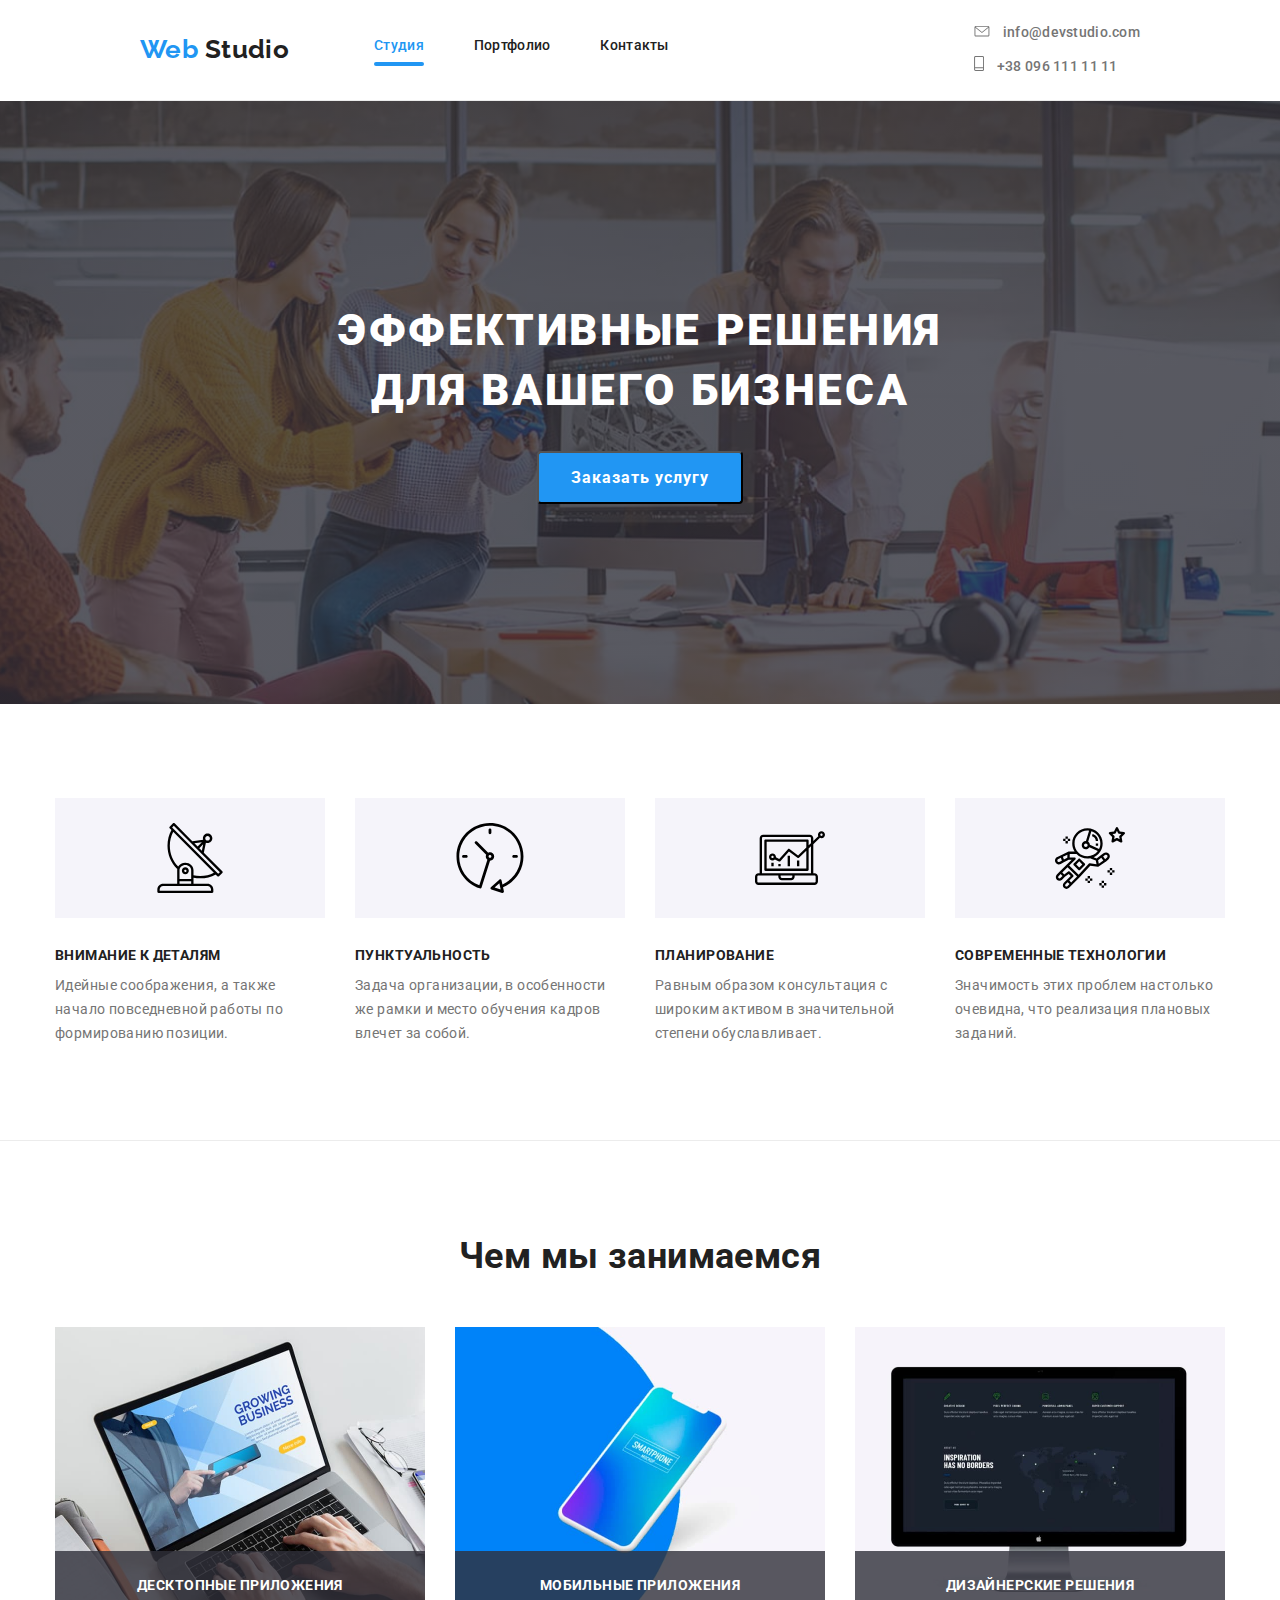
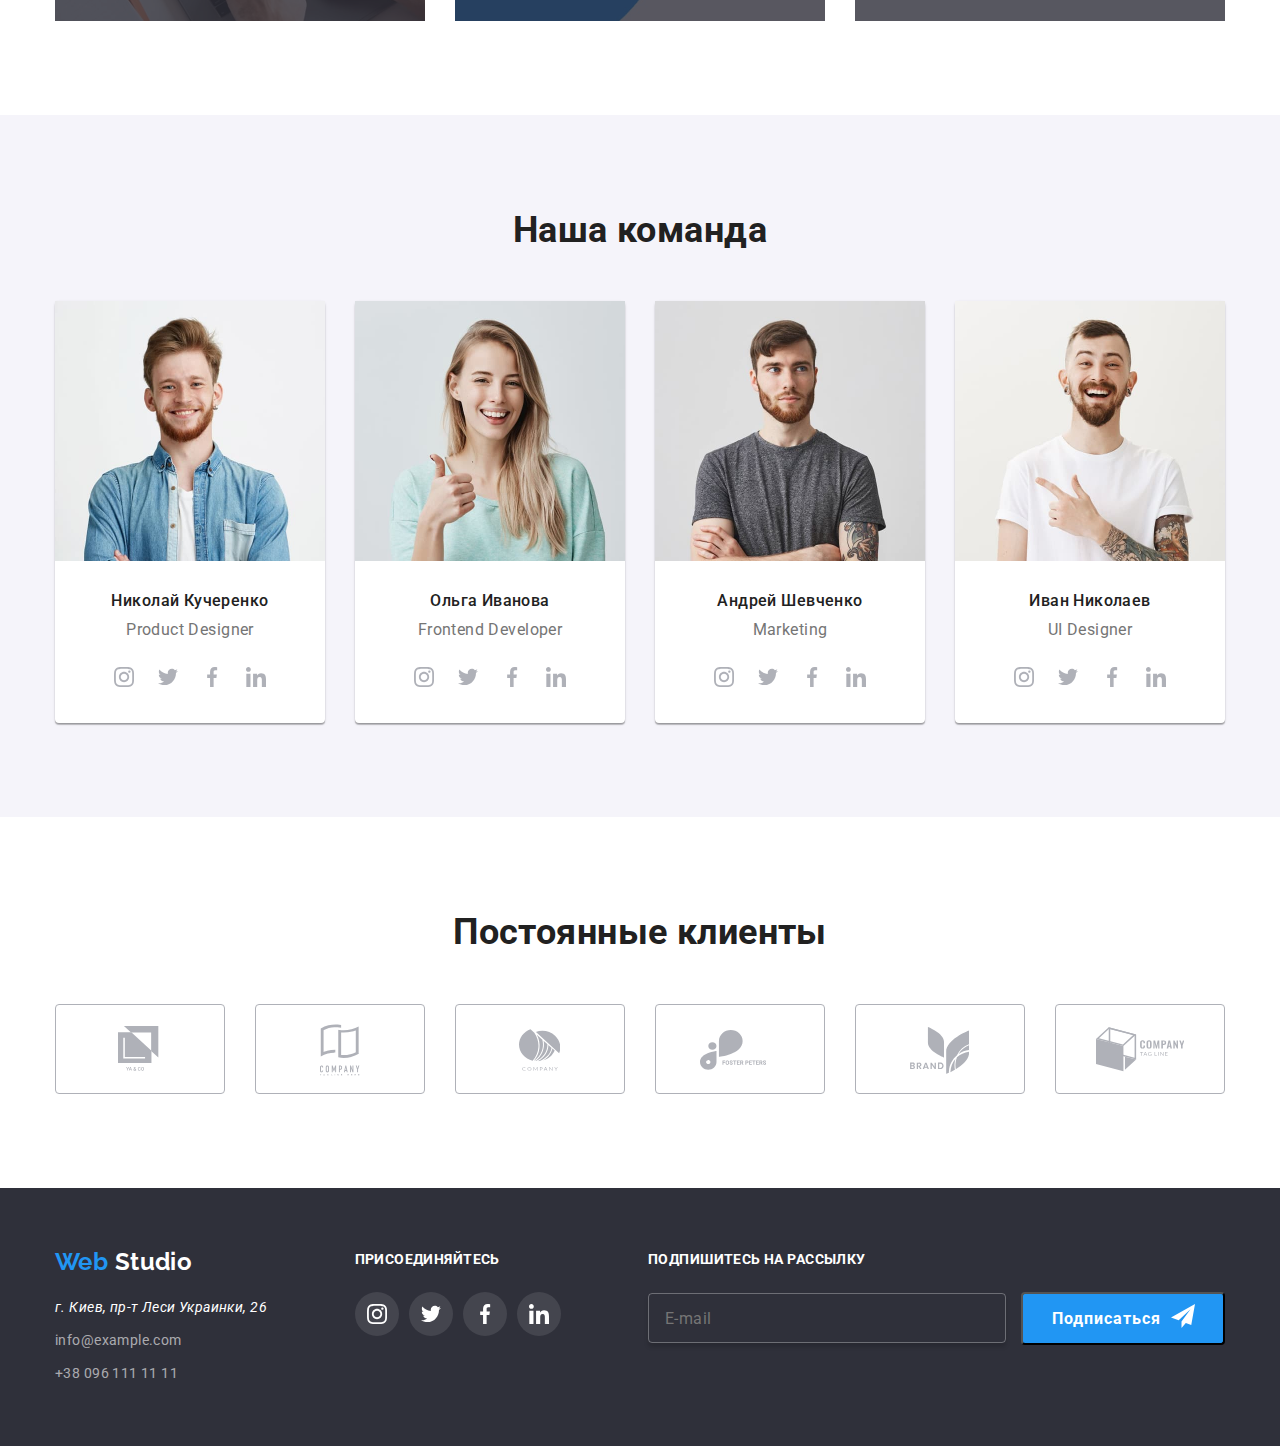
<file: index.html>
<!DOCTYPE html>
<html lang="ru">
  <head>
    <meta charset="UTF-8" />
    <meta name="viewport" content="width=device-width, initial-scale=1.0" />
    <title>Студия</title>
    <link
      href="https://fonts.googleapis.com/css2?family=Raleway:wght@700&family=Roboto:wght@400;500;700;900&display=swap"
      rel="stylesheet"
    />
    <link
      rel="stylesheet"
      href="https://cdnjs.cloudflare.com/ajax/libs/modern-normalize/0.6.0/modern-normalize.min.css"
    />
    <link rel="stylesheet" href="./css/main.min.css" />
  </head>
  <body>
    <!-- шапка страницы -->
    <header>
      <div class="container main-nav">
        <a href="./index.html" class="logo"
          ><span class="logo-blue">Web</span> Studio</a
        >
        <button
          type="button"
          class="menu-button"
          aria-expanded="false"
          aria-controls="menu-container"
          data-menu-button
        >
          <svg
            width="40"
            height="40"
            aria-label="Переключатель мобильного меню"
          >
            <use class="icon-cross" href="./images/sprite.svg#cross"></use>
            <use class="icon-menu" href="./images/sprite.svg#menu"></use>
          </svg>
        </button>
        <div class="menu-container" id="menu-container" data-menu>
          <nav>
            <ul class="site-nav">
              <li class="item">
                <a href="./index.html" class="link current">Студия</a>
              </li>
              <li class="item">
                <a href="./portfolio.html" class="link">Портфолио</a>
              </li>
              <li class="item"><a href="" class="link">Контакты</a></li>
            </ul>
          </nav>
          <ul class="contacts-nav">
            <li class="item">
              <a href="mailto:info@devstudio.com" class="link">
                <svg class="contacts-icon" width="16" height="11.2">
                  <use href="./images/sprite.svg#envelope"></use>
                </svg>
                info@devstudio.com
              </a>
            </li>
            <li class="item">
              <a href="tel:+380961111111" class="link">
                <svg class="contacts-icon" width="10" height="15">
                  <use href="./images/sprite.svg#vector"></use>
                </svg>
                +38 096 111 11 11
              </a>
            </li>
          </ul>
        </div>
      </div>
    </header>

    <!-- Основной контент -->
    <main>
      <!--Герой-->
      <section class="hero">
        <h1 class="hero-title">
          эффективные решения <br />
          для вашего бизнеса
        </h1>

        <button class="link button" data-modal-open>Заказать услугу</button>

        <div class="backdrop is-hidden" data-modal>
          <form class="modal">
            <button class="modal-close-btn" data-modal-close>
              <svg class="close-btn" width="30" height="30">
                <use href="./images/sprite.svg#close"></use>
              </svg>
            </button>
            <b class="modal-appeal"> Оставьте свои данные, мы вам перезвоним</b>
            <label class="modal-label">
              <input
                class="modal-input"
                placeholder=" "
                type="text"
                name="name"
              />
              <svg class="label-icon" width="18" height="18">
                <use href="./images/sprite.svg#icon-person"></use>
              </svg>
              <span class="label-name">Имя</span>
            </label>
            <label class="modal-label">
              <input
                class="modal-input"
                placeholder=" "
                type="tel"
                name="tel"
              />
              <svg class="label-icon" width="18" height="18">
                <use href="./images/sprite.svg#icon-phone"></use>
              </svg>
              <span class="label-name">Телефон</span>
            </label>
            <label class="modal-label">
              <input
                class="modal-input"
                placeholder=" "
                type="email"
                name="email"
              />
              <svg class="label-icon" width="18" height="18">
                <use href="./images/sprite.svg#icon-email"></use>
              </svg>
              <span class="label-name">Почта</span>
            </label>
            <label class="modal-label">
              <textarea
                class="modal-textarea"
                name="comment"
                placeholder=" "
              ></textarea>
              <span class="textarea-name">Комментарий</span>
            </label>
            <label class="modal-agreement">
              <input type="checkbox" name="agreement" class="agreement-check" />
              <span class="custom-check"></span>
              <span class="consent">
                Соглашаюсь с рассылкой и принимаю
                <a href="" class="conditions"> Условия договора </a>
              </span>
            </label>
            <button class="button send-btn">Отправить</button>
          </form>
        </div>
      </section>

      <!--Преимущества-->
      <section class="section">
        <div class="container">
          <h2 class="section-title is-hidden">Преимущества</h2>

          <ul class="advantages">
            <li class="item">
              <div class="advantages-thumb">
                <svg class="icon-antenna" width="70" height="70">
                  <use href="./images/sprite.svg#antenna"></use>
                </svg>
              </div>
              <h3 class="section-title">Внимание к деталям</h3>
              <p>
                Идейные соображения, а также начало повседневной работы по
                формированию позиции.
              </p>
            </li>

            <li class="item">
              <div class="advantages-thumb">
                <svg class="icon-clock" width="70" height="70">
                  <use href="./images/sprite.svg#clock"></use>
                </svg>
              </div>
              <h3 class="section-title">Пунктуальность</h3>
              <p>
                Задача организации, в особенности же рамки и место обучения
                кадров влечет за собой.
              </p>
            </li>

            <li class="item">
              <div class="advantages-thumb">
                <svg class="icon-diagrama" width="70" height="70">
                  <use href="./images/sprite.svg#diagram"></use>
                </svg>
              </div>
              <h3 class="section-title">Планирование</h3>
              <p>
                Равным образом консультация с широким активом в значительной
                степени обуславливает.
              </p>
            </li>

            <li class="item">
              <div class="advantages-thumb">
                <svg class="icon-astronaut" width="70" height="70">
                  <use href="./images/sprite.svg#astronaut"></use>
                </svg>
              </div>
              <h3 class="section-title">Современные технологии</h3>
              <p>
                Значимость этих проблем настолько очевидна, что реализация
                плановых заданий.
              </p>
            </li>
          </ul>
        </div>
      </section>

      <!-- Чем мы занимаемся -->
      <section class="section services">
        <div class="container">
          <h2 class="section-title">Чем мы занимаемся</h2>
          <ul class="list">
            <li class="item">
              <img
                srcset="
                  ./images/laptop-370.jpg 370w,
                  ./images/laptop-740.jpg 740w
                "
                src="./images/laptop-370.jpg"
                alt="ноутбук"
                width="370"
                sizes="(min-width: 1200px) 33vw, (min-width: 768px) 50vw, 100vw"
              />
              <p class="services-name">Десктопные приложения</p>
            </li>
            <li class="item">
              <img
                srcset="
                  ./images/cellphone-370.jpg 370w,
                  ./images/cellphone-740.jpg 740w
                "
                src="./images/cellphone-370.jpg"
                alt="мобильный телефон"
                width="370"
                sizes="(min-width: 1200px) 33vw, (min-width: 768px) 50vw, 100vw"
              />
              <p class="services-name">Мобильные приложения</p>
            </li>
            <li class="item">
              <img
                srcset="
                  ./images/monitor-370.jpg 370w,
                  ./images/monitor-740.jpg 740w
                "
                src="./images/monitor-370.jpg"
                alt="монитор"
                width="370"
                sizes="(min-width: 1200px) 33vw, (min-width: 768px) 50vw, 100vw"
              />
              <p class="services-name">Дизайнерские решения</p>
            </li>
          </ul>
        </div>
      </section>

      <!-- Наша команда -->
      <section class="section our-team">
        <div class="container">
          <h2 class="section-title">Наша команда</h2>
          <ul class="team">
            <li class="item">
              <img
                srcset="
                  ./images/n-kucherenko-270.jpg 270w,
                  ./images/n-kucherenko-540.jpg 540w
                "
                src="./images/n-kucherenko-270.jpg"
                alt="Николай Кучеренко"
                class="photo-employee"
                sizes="(min-width: 1200px) 25vw, (min-width: 768px) 50vw, 100vw"
              />
              <h3 class="section-title">Николай Кучеренко</h3>
              <p class="position">Product Designer</p>
              <ul class="list-socials">
                <li>
                  <a href="" class="socials link">
                    <svg class="socials-icon" width="20" height="20">
                      <use href="./images/sprite.svg#instagram"></use>
                    </svg>
                  </a>
                </li>
                <li>
                  <a href="" class="socials link">
                    <svg class="socials-icon" width="20" height="20">
                      <use href="./images/sprite.svg#twitter"></use>
                    </svg>
                  </a>
                </li>
                <li>
                  <a href="" class="socials link">
                    <svg class="socials-icon" width="20" height="20">
                      <use href="./images/sprite.svg#facebook"></use>
                    </svg>
                  </a>
                </li>
                <li>
                  <a href="" class="socials link">
                    <svg class="socials-icon" width="20" height="20">
                      <use href="./images/sprite.svg#linkedin"></use>
                    </svg>
                  </a>
                </li>
              </ul>
            </li>
            <li class="item">
              <img
                srcset="
                  ./images/o-ivanova-270.jpg 270w,
                  ./images/o-ivanova-540.jpg 540w
                "
                src="./images/o-ivanova-270.jpg"
                alt="Ольга Иванова"
                class="photo-employee"
                sizes="(min-width: 1200px) 25vw, (min-width: 768px) 50vw, 100vw"
              />
              <h3 class="section-title">Ольга Иванова</h3>
              <p class="position">Frontend Developer</p>
              <ul class="list-socials">
                <li>
                  <a href="" class="socials link">
                    <svg class="socials-icon" width="20" height="20">
                      <use href="./images/sprite.svg#instagram"></use>
                    </svg>
                  </a>
                </li>
                <li>
                  <a href="" class="socials link">
                    <svg class="socials-icon" width="20" height="20">
                      <use href="./images/sprite.svg#twitter"></use>
                    </svg>
                  </a>
                </li>
                <li>
                  <a href="" class="socials link">
                    <svg class="socials-icon" width="20" height="20">
                      <use href="./images/sprite.svg#facebook"></use>
                    </svg>
                  </a>
                </li>
                <li>
                  <a href="" class="socials link">
                    <svg class="socials-icon" width="20" height="20">
                      <use href="./images/sprite.svg#linkedin"></use>
                    </svg>
                  </a>
                </li>
              </ul>
            </li>
            <li class="item">
              <img
                srcset="
                  ./images/a-shevchenko-270.jpg 270w,
                  ./images/a-shevchenko-540.jpg 540w
                "
                src="./images/a-shevchenko-270.jpg"
                alt="Андрей Шевченко"
                class="photo-employee"
                sizes="(min-width: 1200px) 25vw, (min-width: 768px) 50vw, 100vw"
              />
              <h3 class="section-title">Андрей Шевченко</h3>
              <p class="position">Marketing</p>
              <ul class="list-socials">
                <li>
                  <a href="" class="socials link">
                    <svg class="socials-icon" width="20" height="20">
                      <use href="./images/sprite.svg#instagram"></use>
                    </svg>
                  </a>
                </li>
                <li>
                  <a href="" class="socials link">
                    <svg class="socials-icon" width="20" height="20">
                      <use href="./images/sprite.svg#twitter"></use>
                    </svg>
                  </a>
                </li>
                <li>
                  <a href="" class="socials link">
                    <svg class="socials-icon" width="20" height="20">
                      <use href="./images/sprite.svg#facebook"></use>
                    </svg>
                  </a>
                </li>
                <li>
                  <a href="" class="socials link">
                    <svg class="socials-icon" width="20" height="20">
                      <use href="./images/sprite.svg#linkedin"></use>
                    </svg>
                  </a>
                </li>
              </ul>
            </li>
            <li class="item">
              <img
                srcset="
                  ./images/i-nikolaev-270.jpg 270w,
                  ./images/i-nikolaev-540.jpg 540w
                "
                src="./images/i-nikolaev-270.jpg"
                alt="Иван Николаев"
                class="photo-employee"
                sizes="(min-width: 1200px) 25vw, (min-width: 768px) 50vw, 100vw"
              />
              <h3 class="section-title">Иван Николаев</h3>
              <p class="position">UI Designer</p>
              <ul class="list-socials">
                <li>
                  <a href="" class="socials link">
                    <svg class="socials-icon" width="20" height="20">
                      <use href="./images/sprite.svg#instagram"></use>
                    </svg>
                  </a>
                </li>
                <li>
                  <a href="" class="socials link">
                    <svg class="socials-icon" width="20" height="20">
                      <use href="./images/sprite.svg#twitter"></use>
                    </svg>
                  </a>
                </li>
                <li>
                  <a href="" class="socials link">
                    <svg class="socials-icon" width="20" height="20">
                      <use href="./images/sprite.svg#facebook"></use>
                    </svg>
                  </a>
                </li>
                <li>
                  <a href="" class="socials link">
                    <svg class="socials-icon" width="20" height="20">
                      <use href="./images/sprite.svg#linkedin"></use>
                    </svg>
                  </a>
                </li>
              </ul>
            </li>
          </ul>
        </div>
      </section>

      <!-- Постоянные клиенты -->
      <section class="section">
        <div class="container">
          <h2 class="section-title">Постоянные клиенты</h2>
          <ul class="clients">
            <li class="item">
              <a href="" class="link first-client">
                <svg class="client-icon" width="44.27" height="49.23">
                  <use href="./images/sprite.svg#logo1"></use>
                </svg>
              </a>
            </li>
            <li class="item">
              <a href="" class="link second-client">
                <svg class="client-icon" width="40" height="52">
                  <use href="./images/sprite.svg#logo2"></use>
                </svg>
              </a>
            </li>
            <li class="item">
              <a href="" class="link third-client">
                <svg class="client-icon" width="41" height="42.6">
                  <use href="./images/sprite.svg#logo3"></use>
                </svg>
              </a>
            </li>
            <li class="item">
              <a href="" class="link fourth-client">
                <svg class="client-icon" width="79.66" height="42.02">
                  <use href="./images/sprite.svg#logo4"></use>
                </svg>
              </a>
            </li>
            <li class="item">
              <a href="" class="link fifth-client">
                <svg class="client-icon" width="59" height="47">
                  <use href="./images/sprite.svg#logo5"></use>
                </svg>
              </a>
            </li>
            <li class="item">
              <a href="" class="link sixth-client">
                <svg class="client-icon" width="88.48" height="45.44">
                  <use href="./images/sprite.svg#logo6"></use>
                </svg>
              </a>
            </li>
          </ul>
        </div>
      </section>
    </main>

    <!-- Футер -->
    <footer class="footer">
      <div class="container footer-container">
        <!-- Контакты компании -->
        <div class="address">
          <a href="./index.html" class="logo">
            <span class="logo-blue">Web</span> Studio
          </a>
          <address>
            <span class="physical-adress"
              >г. Киев, пр-т Леси Украинки, 26
            </span>
            <a href="mailto:info@example.com" class="link">info@example.com </a>
            <a href="tel:+380961111111" class="link">+38 096 111 11 11</a>
          </address>
        </div>
        <!-- Соцсети компании -->
        <div class="company-social">
          <p class="appeal"><b>присоединяйтесь</b></p>
          <ul class="list-socials">
            <li class="item">
              <a href="" class="socials link">
                <svg class="socials-icon" width="20" height="20">
                  <use href="./images/sprite.svg#instagram"></use>
                </svg>
              </a>
            </li>
            <li class="item">
              <a href="" class="socials link">
                <svg class="socials-icon" width="20" height="20">
                  <use href="./images/sprite.svg#twitter"></use>
                </svg>
              </a>
            </li>
            <li class="item">
              <a href="" class="socials link">
                <svg class="socials-icon" width="20" height="20">
                  <use href="./images/sprite.svg#facebook"></use>
                </svg>
              </a>
            </li>
            <li class="item">
              <a href="" class="socials link">
                <svg class="socials-icon" width="20" height="20">
                  <use href="./images/sprite.svg#linkedin"></use>
                </svg>
              </a>
            </li>
          </ul>
        </div>
        <!-- подписка -->
        <form class="form subscription">
          <p class="appeal">
            <b>Подпишитесь на рассылку</b>
          </p>
          <label class="form-field">
            <input
              type="email"
              class="form-input"
              name="name"
              placeholder="E-mail"
              autocomplete="email"
            />
          </label>
          <button type="submit" class="button link">Подписаться</button>
        </form>
      </div>
      <p class="copyright">2020 | Developed by GoIT Students</p>
    </footer>
    <script src="./js/modal.js"></script>
    <script src="./js/menu.js"></script>
  </body>
</html>
</file>
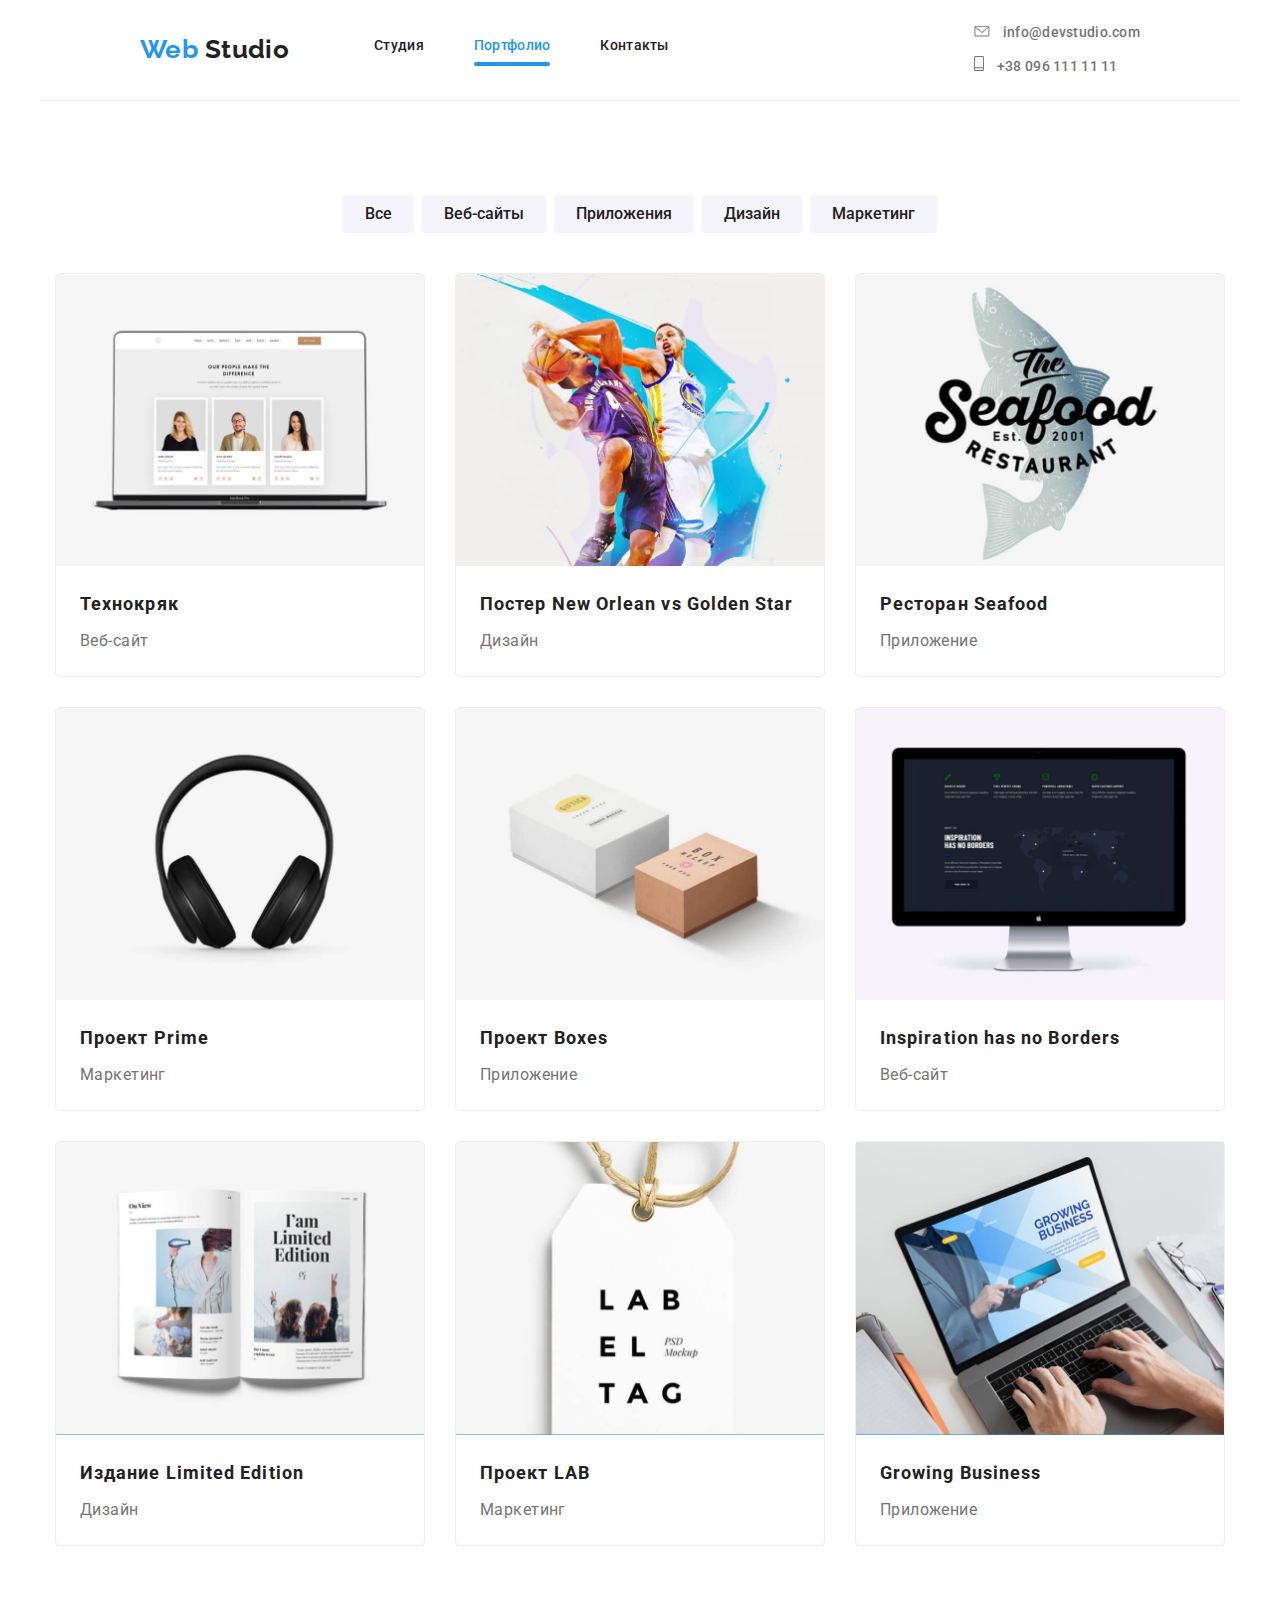
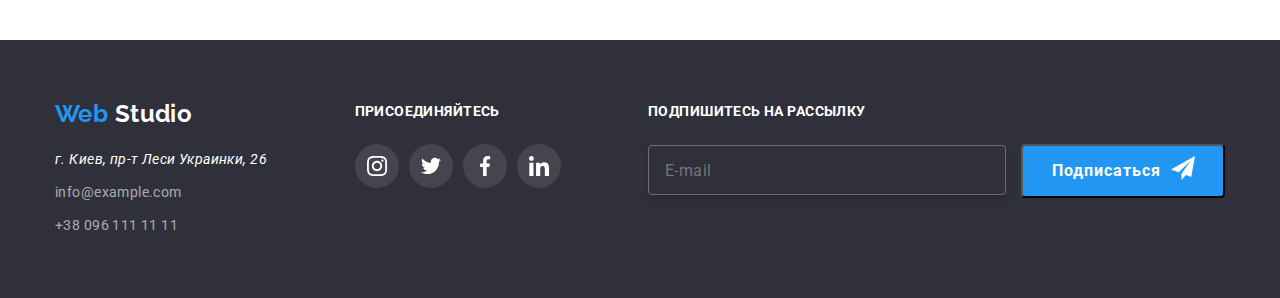
<file: portfolio.html>
<!DOCTYPE html>
<html lang="ru">
  <head>
    <meta charset="UTF-8" />
    <meta name="viewport" content="width=device-width, initial-scale=1.0" />
    <title>Студия</title>
    <link
      href="https://fonts.googleapis.com/css2?family=Raleway:wght@700&family=Roboto:wght@400;500;700;900&display=swap"
      rel="stylesheet"
    />
    <link
      rel="stylesheet"
      href="https://cdnjs.cloudflare.com/ajax/libs/modern-normalize/0.6.0/modern-normalize.min.css"
    />
    <link rel="stylesheet" href="./css/main.min.css" />
  </head>
  <body>
    <!-- шапка страницы -->
    <header>
      <div class="container main-nav">
        <a href="./index.html" class="logo"
          ><span class="logo-blue">Web</span> Studio</a
        >
        <button
          type="button"
          class="menu-button"
          aria-expanded="false"
          aria-controls="menu-container"
          data-menu-button
        >
          <svg
            width="40"
            height="40"
            aria-label="Переключатель мобильного меню"
          >
            <use class="icon-cross" href="./images/sprite.svg#cross"></use>
            <use class="icon-menu" href="./images/sprite.svg#menu"></use>
          </svg>
        </button>
        <div class="menu-container" id="menu-container" data-menu>
          <nav>
            <ul class="site-nav">
              <li class="item">
                <a href="./index.html" class="link">Студия</a>
              </li>
              <li class="item">
                <a href="./portfolio.html" class="link current">Портфолио</a>
              </li>
              <li class="item"><a href="" class="link">Контакты</a></li>
            </ul>
          </nav>
          <ul class="contacts-nav">
            <li class="item">
              <a href="mailto:info@devstudio.com" class="link">
                <svg class="contacts-icon" width="16" height="11.2">
                  <use href="./images/sprite.svg#envelope"></use>
                </svg>
                info@devstudio.com
              </a>
            </li>
            <li class="item">
              <a href="tel:+380961111111" class="link">
                <svg class="contacts-icon" width="10" height="15">
                  <use href="./images/sprite.svg#vector"></use>
                </svg>
                +38 096 111 11 11
              </a>
            </li>
          </ul>
        </div>
      </div>
    </header>
    <!-- Основной контен -->
    <main>
      <!-- Портфолио -->
      <section class="section">
        <div class="container portfolio">
          <h1 class="section-title is-hidden">Портфолио</h1>

          <!-- Фильтры -->
          <ul class="filters">
            <li class="item">
              <button type="button" class="button">Все</button>
            </li>
            <li class="item">
              <button type="button" class="button">Веб-сайты</button>
            </li>
            <li class="item">
              <button type="button" class="button">Приложения</button>
            </li>
            <li class="item">
              <button type="button" class="button">Дизайн</button>
            </li>
            <li class="item">
              <button type="button" class="button">Маркетинг</button>
            </li>
          </ul>

          <!-- Примеры работ -->
          <ul class="work-examples">
            <li class="item">
              <a href="" class="project link">
                <div class="project-box">
                  <img
                    srcset="
                      ./images/tehnokryak-370.jpg 370w,
                      ./images/tehnokryak-740.jpg 740w
                    "
                    src="./images/tehnokryak-370.jpg"
                    alt="Ноутбук"
                    class="project-image"
                    sizes="(min-width: 1200px) 33vw, (min-width: 768px) 50vw, 100vw"
                  />
                  <p class="text">
                    Технокряк это современная площадка распространения
                    коронавируса. Компании используют эту платформу для
                    цифрового шпионажа и атак на защищённые сервера конкурентов.
                  </p>
                </div>
                <h2 class="project-title">Технокряк</h2>
                <p class="project-type">Веб-сайт</p>
              </a>
            </li>
            <li class="item">
              <a href="" class="project link">
                <div class="project-box">
                  <img
                    srcset="
                      ./images/poster-370.jpg 370w,
                      ./images/poster-740.jpg 740w
                    "
                    src="./images/poster-370.jpg"
                    alt="Баскетболисты"
                    class="project-image"
                    sizes="(min-width: 1200px) 33vw, (min-width: 768px) 50vw, 100vw"
                  />
                  <p class="text">
                    Технокряк это современная площадка распространения
                    коронавируса. Компании используют эту платформу для
                    цифрового шпионажа и атак на защищённые сервера конкурентов.
                  </p>
                </div>
                <h2 class="project-title">Постер New Orlean vs Golden Star</h2>
                <p class="project-type">Дизайн</p>
              </a>
            </li>
            <li class="item">
              <a href="" class="project link">
                <div class="project-box">
                  <img
                    srcset="
                      ./images/seafood-370.jpg 370w,
                      ./images/seafood-740.jpg 740w
                    "
                    src="./images/seafood-370.jpg"
                    alt="Рыба"
                    class="project-image"
                    sizes="(min-width: 1200px) 33vw, (min-width: 768px) 50vw, 100vw"
                  />
                  <p class="text">
                    Технокряк это современная площадка распространения
                    коронавируса. Компании используют эту платформу для
                    цифрового шпионажа и атак на защищённые сервера конкурентов.
                  </p>
                </div>
                <h2 class="project-title">Ресторан Seafood</h2>
                <p class="project-type">Приложение</p>
              </a>
            </li>
            <li class="item">
              <a href="" class="project link">
                <div class="project-box">
                  <img
                    srcset="
                      ./images/prime-370.jpg 370w,
                      ./images/prime-740.jpg 740w
                    "
                    src="./images/prime-370.jpg"
                    alt="Наушники"
                    class="project-image"
                    sizes="(min-width: 1200px) 33vw, (min-width: 768px) 50vw, 100vw"
                  />
                  <p class="text">
                    Технокряк это современная площадка распространения
                    коронавируса. Компании используют эту платформу для
                    цифрового шпионажа и атак на защищённые сервера конкурентов.
                  </p>
                </div>
                <h2 class="project-title">Проект Prime</h2>
                <p class="project-type">Маркетинг</p>
              </a>
            </li>
            <li class="item">
              <a href="" class="project link">
                <div class="project-box">
                  <img
                    srcset="
                      ./images/boxes-370.jpg 370w,
                      ./images/boxes-740.jpg 740w
                    "
                    src="./images/boxes-370.jpg"
                    alt="Коробки"
                    class="project-image"
                    sizes="(min-width: 1200px) 33vw, (min-width: 768px) 50vw, 100vw"
                  />
                  <p class="text">
                    Технокряк это современная площадка распространения
                    коронавируса. Компании используют эту платформу для
                    цифрового шпионажа и атак на защищённые сервера конкурентов.
                  </p>
                </div>
                <h2 class="project-title">Проект Boxes</h2>
                <p class="project-type">Приложение</p>
              </a>
            </li>
            <li class="item">
              <a href="" class="project link">
                <div class="project-box">
                  <img
                    srcset="
                      ./images/inspiration-370.jpg 370w,
                      ./images/inspiration-740.jpg 740w
                    "
                    src="./images/inspiration-370.jpg"
                    alt="Монитор"
                    class="project-image"
                    sizes="(min-width: 1200px) 33vw, (min-width: 768px) 50vw, 100vw"
                  />
                  <p class="text">
                    Технокряк это современная площадка распространения
                    коронавируса. Компании используют эту платформу для
                    цифрового шпионажа и атак на защищённые сервера конкурентов.
                  </p>
                </div>
                <h2 class="project-title">Inspiration has no Borders</h2>
                <p class="project-type">Веб-сайт</p>
              </a>
            </li>
            <li class="item">
              <a href="" class="project link">
                <div class="project-box">
                  <img
                    srcset="
                      ./images/limited-edition-370.jpg 370w,
                      ./images/limited-edition-740.jpg 740w
                    "
                    src="./images/limited-edition-370.jpg"
                    alt="Книга"
                    class="project-image"
                    sizes="(min-width: 1200px) 33vw, (min-width: 768px) 50vw, 100vw"
                  />
                  <p class="text">
                    Технокряк это современная площадка распространения
                    коронавируса. Компании используют эту платформу для
                    цифрового шпионажа и атак на защищённые сервера конкурентов.
                  </p>
                </div>
                <h2 class="project-title">Издание Limited Edition</h2>
                <p class="project-type">Дизайн</p>
              </a>
            </li>
            <li class="item">
              <a href="" class="project link">
                <div class="project-box">
                  <img
                    srcset="
                      ./images/lab-370.jpg 370w,
                      ./images/lab-740.jpg 740w
                    "
                    src="./images/lab-370.jpg"
                    alt="<Бирка>"
                    class="project-image"
                    sizes="(min-width: 1200px) 33vw, (min-width: 768px) 50vw, 100vw"
                  />
                  <p class="text">
                    Технокряк это современная площадка распространения
                    коронавируса. Компании используют эту платформу для
                    цифрового шпионажа и атак на защищённые сервера конкурентов.
                  </p>
                </div>
                <h2 class="project-title">Проект LAB</h2>
                <p class="project-type">Маркетинг</p>
              </a>
            </li>
            <li class="item">
              <a href="" class="project link">
                <div class="project-box">
                  <img
                    srcset="
                      ./images/growingbusiness-370.jpg 370w,
                      ./images/growingbusiness-740.jpg 740w
                    "
                    src="./images/growingbusiness-370.jpg"
                    alt="Печатает на ноутбуке"
                    class="project-image"
                    sizes="(min-width: 1200px) 33vw, (min-width: 768px) 50vw, 100vw"
                  />
                  <p class="text">
                    Технокряк это современная площадка распространения
                    коронавируса. Компании используют эту платформу для
                    цифрового шпионажа и атак на защищённые сервера конкурентов.
                  </p>
                </div>
                <h2 class="project-title">Growing Business</h2>
                <p class="project-type">Приложение</p>
              </a>
            </li>
          </ul>
        </div>
      </section>
    </main>
    <!-- Футер -->
    <footer class="footer">
      <div class="container footer-container">
        <!-- Контакты компании -->
        <div class="address">
          <a href="./index.html" class="logo">
            <span class="logo-blue">Web</span> Studio
          </a>
          <address>
            <span class="physical-adress"
              >г. Киев, пр-т Леси Украинки, 26
            </span>
            <a href="mailto:info@example.com" class="link">info@example.com </a>
            <a href="tel:+380961111111" class="link">+38 096 111 11 11</a>
          </address>
        </div>
        <!-- Соцсети компании -->
        <div class="company-social">
          <p class="appeal"><b>присоединяйтесь</b></p>
          <ul class="list-socials">
            <li class="item">
              <a href="" class="socials link">
                <svg class="socials-icon" width="20" height="20">
                  <use href="./images/sprite.svg#instagram"></use>
                </svg>
              </a>
            </li>
            <li class="item">
              <a href="" class="socials link">
                <svg class="socials-icon" width="20" height="20">
                  <use href="./images/sprite.svg#twitter"></use>
                </svg>
              </a>
            </li>
            <li class="item">
              <a href="" class="socials link">
                <svg class="socials-icon" width="20" height="20">
                  <use href="./images/sprite.svg#facebook"></use>
                </svg>
              </a>
            </li>
            <li class="item">
              <a href="" class="socials link">
                <svg class="socials-icon" width="20" height="20">
                  <use href="./images/sprite.svg#linkedin"></use>
                </svg>
              </a>
            </li>
          </ul>
        </div>
        <!-- подписка -->
        <form class="form subscription">
          <p class="appeal">
            <b>Подпишитесь на рассылку</b>
          </p>
          <label class="form-field">
            <input
              type="email"
              class="form-input"
              name="name"
              placeholder="E-mail"
              autocomplete="email"
            />
          </label>
          <button type="submit" class="button link">Подписаться</button>
        </form>
      </div>
      <p class="copyright">2020 | Developed by GoIT Students</p>
    </footer>
    <script src="./js/menu.js"></script>
  </body>
</html>
</file>
<file: css/main.min.css>
body{background-color:#fff;color:#757575;font-family:roboto, sans-serif;font-weight:400;font-size:14px;line-height:1.71;letter-spacing:0.03em}body.modal-open{overflow:hidden}@media screen and (max-width: 1199px){.section{padding-top:60px;padding-bottom:60px}}@media screen and (min-width: 1200px){.section{padding-top:94px;padding-bottom:94px}}.container{margin-left:auto;margin-right:auto;padding-left:15px;padding-right:15px}@media screen and (min-width: 480px){.container{width:480px}}@media screen and (min-width: 768px){.container{width:768px}}@media screen and (min-width: 1200px){.container{width:1200px}}img{display:block;max-width:100%;height:auto}ul{list-style:none;padding:0;margin:0}p{margin-top:0;margin-bottom:0}a{display:block;font-style:normal;text-decoration:none}.button{display:inline-block;border-radius:4px;color:#212121;background-color:#f5f4fa}.is-hidden{display:none}.section-title{margin-top:0;margin-bottom:50px;color:#212121;font-weight:700;line-height:1.17;text-align:center}@media screen and (max-width: 1199px){.section-title{font-size:28px}}@media screen and (min-width: 1200px){.section-title{font-size:36px}}.main-nav{position:relative;display:-webkit-box;display:-ms-flexbox;display:flex;-webkit-box-align:center;-ms-flex-align:center;align-items:center;border-bottom:1px solid #ececec}@media screen and (max-width: 1199px){.main-nav{-webkit-box-pack:justify;-ms-flex-pack:justify;justify-content:space-between}}@media screen and (min-width: 1200px){.main-nav{-webkit-box-pack:space-evenly;-ms-flex-pack:space-evenly;justify-content:space-evenly}}.menu-container{z-index:998;background-color:#fff}@media screen and (max-width: 767px){.menu-container{display:none;position:absolute;top:102%;left:0;width:100%;padding:60px;text-align:center}.menu-container.is-open{display:block}}@media screen and (min-width: 768px){.menu-container{display:-webkit-box;display:-ms-flexbox;display:flex;-webkit-box-align:center;-ms-flex-align:center;align-items:center;-webkit-box-pack:justify;-ms-flex-pack:justify;justify-content:space-between;padding-top:21px;padding-bottom:21px}}.site-nav{display:inline-block}@media screen and (max-width: 767px){.site-nav{margin-bottom:60px}.site-nav .item:not(:last-child){margin-bottom:40px}}@media screen and (min-width: 768px){.site-nav{display:-webkit-box;display:-ms-flexbox;display:flex;margin-right:84px}.site-nav .item:not(:last-child){margin-right:50px}}@media screen and (min-width: 1200px){.site-nav{margin-right:305px}}.site-nav .link{padding-bottom:8px;color:#212121;font-weight:500;letter-spacing:0.02em;-webkit-transition:color 250ms cubic-bezier(0.4, 0, 0.2, 1);transition:color 250ms cubic-bezier(0.4, 0, 0.2, 1)}@media screen and (max-width: 767px){.site-nav .link{font-size:16px;line-height:1.31}}.site-nav .link:hover,.site-nav .link:focus{color:#2196f3}.link.current{color:#2196f3;position:relative}.link.current::after{content:"";position:absolute;bottom:0;display:block;width:100%;height:4px;border-radius:2px;background-color:#2196f3}.contacts-nav{-webkit-box-align:center;-ms-flex-align:center;align-items:center}@media screen and (max-width: 767px){.contacts-nav .item:not(:last-child){margin-bottom:16px}}@media screen and (min-width: 768px){.contacts-nav .item:not(:last-child){margin-bottom:10px}}.contacts-nav .link{color:#757575;font-weight:500;letter-spacing:0.02em;-webkit-transition:color 250ms cubic-bezier(0.4, 0, 0.2, 1);transition:color 250ms cubic-bezier(0.4, 0, 0.2, 1)}@media screen and (max-width: 767px){.contacts-nav .link{font-size:16px;line-height:1.31}}.contacts-nav .link:hover,.contacts-nav .link:focus{color:#2196f3}.contacts-icon{margin-right:10px;fill:currentColor;-webkit-transition:fill 250ms cubic-bezier(0.4, 0, 0.2, 1);transition:fill 250ms cubic-bezier(0.4, 0, 0.2, 1)}.contacts-icon :hover,.contacts-icon :focus{fill:#2196f3}.menu-button{margin:0;padding:0;border:none;background-color:transparent}@media screen and (min-width: 768px){.menu-button{display:none}}.menu-button .icon-cross{display:none}.menu-button.is-open .icon-cross{display:block}.menu-button.is-open .icon-menu{display:none}.logo{color:#212121;font-family:raleway, cursive;font-weight:700;line-height:1.19}.logo-blue{color:#2196f3}@media screen and (max-width: 1199px){.logo{font-size:24px}}@media screen and (min-width: 1200px){.logo{font-size:26px}}.socials{display:inline-block;height:44px;width:44px;padding:12px;fill:#afb1b8;background-color:#fff;background-repeat:no-repeat;background-position:center;border-radius:50%;-webkit-transition:background-color 250ms cubic-bezier(0.4, 0, 0.2, 1),250ms cubic-bezier(0.4, 0, 0.2, 1),fill 250ms cubic-bezier(0.4, 0, 0.2, 1);transition:background-color 250ms cubic-bezier(0.4, 0, 0.2, 1),250ms cubic-bezier(0.4, 0, 0.2, 1),fill 250ms cubic-bezier(0.4, 0, 0.2, 1)}.socials:hover,.socials:focus{background-color:#2196f3;fill:#fff}.list-socials{display:-webkit-box;display:-ms-flexbox;display:flex;-webkit-box-pack:space-evenly;-ms-flex-pack:space-evenly;justify-content:space-evenly}.hero{position:relative;margin-left:auto;margin-right:auto;background-color:rgba(47,48,58,0.8);text-align:center;background-image:-webkit-gradient(linear, left top, left bottom, from(rgba(47,48,58,0.8)), to(rgba(47,48,58,0.8))),url(../images/hero.jpg);background-image:linear-gradient(rgba(47,48,58,0.8), rgba(47,48,58,0.8)),url(../images/hero.jpg);background-repeat:no-repeat;background-position:center;background-size:cover}@media screen and (max-width: 1199px){.hero{padding-top:118px;padding-bottom:118px}}@media screen and (min-width: 1200px){.hero{padding-top:200px;padding-bottom:200px}}.hero-title{margin-top:0;margin-bottom:30px;color:#fff;font-weight:900;letter-spacing:0.06em;text-transform:uppercase}@media screen and (max-width: 1199px){.hero-title{font-size:26px;line-height:1.62}}@media screen and (min-width: 1200px){.hero-title{font-size:44px;line-height:1.36}}.hero .button{padding:10px 32px;min-width:200px;color:#fff;background-color:#2196f3;font-weight:700;font-size:16px;line-height:1.87;letter-spacing:0.06em;-webkit-transition:background-color 250ms cubic-bezier(0.4, 0, 0.2, 1);transition:background-color 250ms cubic-bezier(0.4, 0, 0.2, 1)}.hero .button:hover,.hero .button:focus{background-color:#188ce8}.backdrop{position:fixed;top:0;left:0;width:100%;height:100%;z-index:999;overflow-y:scroll;background-color:rgba(0,0,0,0.2);-webkit-transition:opacity 250ms cubic-bezier(0.4, 0, 0.2, 1),-webkit-transform 250ms cubic-bezier(0.4, 0, 0.2, 1);transition:opacity 250ms cubic-bezier(0.4, 0, 0.2, 1),-webkit-transform 250ms cubic-bezier(0.4, 0, 0.2, 1);transition:opacity 250ms cubic-bezier(0.4, 0, 0.2, 1),transform 250ms cubic-bezier(0.4, 0, 0.2, 1);transition:opacity 250ms cubic-bezier(0.4, 0, 0.2, 1),transform 250ms cubic-bezier(0.4, 0, 0.2, 1),-webkit-transform 250ms cubic-bezier(0.4, 0, 0.2, 1)}.backdrop.is-hidden{opacity:0;pointer-events:none;-webkit-transform:scale(1.08);transform:scale(1.08)}.modal{padding:40px;background-color:#fff;-webkit-box-shadow:0px 2px 1px rgba(0,0,0,0.2),0px 1px 1px rgba(0,0,0,0.14),0px 1px 3px rgba(0,0,0,0.12);box-shadow:0px 2px 1px rgba(0,0,0,0.2),0px 1px 1px rgba(0,0,0,0.14),0px 1px 3px rgba(0,0,0,0.12);border-radius:4px}@media screen and (max-width: 479px){.modal{margin:90px 15px;position:absolute}}@media screen and (min-width: 480px){.modal{position:absolute;width:450px;left:50%;-webkit-transform:translateX(-50%);transform:translateX(-50%);margin-top:90px;margin-bottom:90px}}@media screen and (min-width: 1200px){.modal{position:absolute;width:528px;left:50%;-webkit-transform:translateX(-50%);transform:translateX(-50%);margin-top:220px;margin-bottom:220px}}.modal-close-btn{position:absolute;padding:0;right:8px;top:8px;border:unset;background-color:#fff}.modal-appeal{text-align:center;font-weight:700;font-size:20px;line-height:1.5;color:#212121}.modal-label{display:block;position:relative;margin-top:28px}.modal-label:focus-within>.modal-input{border:1px solid #2196f3}.modal-label:focus-within>.label-name{-webkit-transform:translate(-22px, -40px);transform:translate(-22px, -40px);color:#2196f3}.modal-label:focus-within>.label-icon{fill:#2196f3}.modal-label:focus-within>.modal-textarea{border:1px solid #2196f3}.modal-label:focus-within>.textarea-name{-webkit-transform:translateY(-32px);transform:translateY(-32px);color:#2196f3}.modal-input{width:100%;padding:12px 16px;padding-left:42px;outline:none;border:1px solid rgba(33,33,33,0.2);border-radius:4px;-webkit-transition:border 250ms cubic-bezier(0.4, 0, 0.2, 1);transition:border 250ms cubic-bezier(0.4, 0, 0.2, 1)}.modal-input:not(:placeholder-shown) ~ .label-name{-webkit-transform:translate(-22px, -40px);transform:translate(-22px, -40px)}.label-icon{position:absolute;top:50%;left:18px;-webkit-transform:translateY(-50%);transform:translateY(-50%);-webkit-transition:fill 250ms cubic-bezier(0.4, 0, 0.2, 1);transition:fill 250ms cubic-bezier(0.4, 0, 0.2, 1)}.label-name{position:absolute;top:50%;left:42px;-webkit-transform:translateY(-50%);transform:translateY(-50%);font-size:14px;line-height:1.1;letter-spacing:0.01em;-webkit-transition:color 250ms cubic-bezier(0.4, 0, 0.2, 1),-webkit-transform 250ms cubic-bezier(0.4, 0, 0.2, 1);transition:color 250ms cubic-bezier(0.4, 0, 0.2, 1),-webkit-transform 250ms cubic-bezier(0.4, 0, 0.2, 1);transition:transform 250ms cubic-bezier(0.4, 0, 0.2, 1),color 250ms cubic-bezier(0.4, 0, 0.2, 1);transition:transform 250ms cubic-bezier(0.4, 0, 0.2, 1),color 250ms cubic-bezier(0.4, 0, 0.2, 1),-webkit-transform 250ms cubic-bezier(0.4, 0, 0.2, 1)}.modal-textarea{width:100%;height:120px;padding:12px 16px;outline:none;resize:none;border:1px solid rgba(33,33,33,0.2);border-radius:4px;-webkit-transition:border 250ms cubic-bezier(0.4, 0, 0.2, 1);transition:border 250ms cubic-bezier(0.4, 0, 0.2, 1)}.modal-textarea:not(:placeholder-shown) ~ .textarea-name{-webkit-transform:translateY(-32px);transform:translateY(-32px)}.textarea-name{position:absolute;top:12px;left:16px;font-size:14px;line-height:1.1;letter-spacing:0.01em;-webkit-transition:color 250ms cubic-bezier(0.4, 0, 0.2, 1),-webkit-transform 250ms cubic-bezier(0.4, 0, 0.2, 1);transition:color 250ms cubic-bezier(0.4, 0, 0.2, 1),-webkit-transform 250ms cubic-bezier(0.4, 0, 0.2, 1);transition:transform 250ms cubic-bezier(0.4, 0, 0.2, 1),color 250ms cubic-bezier(0.4, 0, 0.2, 1);transition:transform 250ms cubic-bezier(0.4, 0, 0.2, 1),color 250ms cubic-bezier(0.4, 0, 0.2, 1),-webkit-transform 250ms cubic-bezier(0.4, 0, 0.2, 1)}.modal-agreement{display:-webkit-box;display:-ms-flexbox;display:flex;-webkit-box-align:center;-ms-flex-align:center;align-items:center;margin-top:20px;margin-bottom:30px}.agreement-check{position:absolute;width:1px;height:1px;margin:-1px;padding:0;border:0;clip:rect(0 0 0 0);overflow:hidden}.agreement-check:checked+.custom-check{background-color:#2196f3;border-color:#2196f3}.custom-check{display:block;width:16px;height:15px;margin-right:7px;background-origin:border-box;background-image:url(../images/icon-check.svg);background-repeat:no-repeat;background-size:contain;background-position:center;border:2px solid;border-color:#212121;border-radius:2px;-webkit-transition:background-color 250ms cubic-bezier(0.4, 0, 0.2, 1),border-color 250ms cubic-bezier(0.4, 0, 0.2, 1);transition:background-color 250ms cubic-bezier(0.4, 0, 0.2, 1),border-color 250ms cubic-bezier(0.4, 0, 0.2, 1)}@media screen and (max-width: 1199px){.consent{font-size:12px;line-height:1.17}}@media screen and (min-width: 1200px){.consent{font-size:14px;line-height:1.71}}.conditions{margin-left:4px;text-decoration:underline;color:#2196f3}.consent{display:-webkit-inline-box;display:-ms-inline-flexbox;display:inline-flex}.send-btn{margin:0 auto;pad:10px 55px}.advantages{margin:-15px}@media screen and (min-width: 768px){.advantages{display:-webkit-box;display:-ms-flexbox;display:flex;-ms-flex-wrap:wrap;flex-wrap:wrap}}.advantages .item{margin:15px}@media (max-width: 767px){.advantages .item:not(:last-child){margin-bottom:30px}}@media (min-width: 768px){.advantages .item{-ms-flex-preferred-size:calc((100% - 4 * 15px) / 2);flex-basis:calc((100% - 4 * 15px) / 2)}}@media (min-width: 1200px){.advantages .item{-ms-flex-preferred-size:calc((100% - 8 * 15px) / 4);flex-basis:calc((100% - 8 * 15px) / 4)}}.advantages-thumb{height:120px;margin-bottom:30px;padding-top:25px;padding-bottom:25px;text-align:center;background-color:#f5f4fa}.advantages .section-title{margin-bottom:10px;font-weight:700;font-size:14px;line-height:1.14;text-align:left;text-transform:uppercase}.services{border-top-width:1px;border-top-style:solid;border-top-color:#ececec}@media screen and (max-width: 1199px){.services{display:none}}.services .list{display:-webkit-box;display:-ms-flexbox;display:flex}.services .item{position:relative}.services .item+.item{margin-left:30px}.services-name{position:absolute;bottom:0;width:100%;padding-top:27px;padding-bottom:27px;background-color:rgba(47,48,58,0.8);color:#fff;font-weight:700;font-size:14px;line-height:1.14;text-align:center;text-transform:uppercase}.our-team{background-color:#f5f4fa}.team{margin:-15px}@media screen and (min-width: 768px){.team{display:-webkit-box;display:-ms-flexbox;display:flex;-ms-flex-wrap:wrap;flex-wrap:wrap}}.team .item{margin:15px;padding-bottom:24px;border-radius:4px;background-color:#fff;-webkit-box-shadow:0px 2px 1px rgba(0,0,0,0.2),0px 1px 1px rgba(0,0,0,0.14),0px 1px 3px rgba(0,0,0,0.12);box-shadow:0px 2px 1px rgba(0,0,0,0.2),0px 1px 1px rgba(0,0,0,0.14),0px 1px 3px rgba(0,0,0,0.12)}@media (max-width: 767px){.team .item:not(:last-child){margin-bottom:30px}}@media (min-width: 768px){.team .item{-ms-flex-preferred-size:calc((100% - 4 * 15px) / 2);flex-basis:calc((100% - 4 * 15px) / 2)}}@media (min-width: 1200px){.team .item{-ms-flex-preferred-size:calc((100% - 8 * 15px) / 4);flex-basis:calc((100% - 8 * 15px) / 4)}}.team .photo-employee{width:100%;margin-bottom:30px}.team .section-title{margin-bottom:10px;font-weight:500;font-size:16px;line-height:1.19;text-align:center}.team .position{margin-bottom:16px;font-size:16px;line-height:1.19;text-align:center}.clients{display:-webkit-box;display:-ms-flexbox;display:flex;-ms-flex-wrap:wrap;flex-wrap:wrap;margin:-15px}.clients .item{margin:15px}@media screen and (max-width: 767px){.clients .item{-ms-flex-preferred-size:calc((100% - 4 * 15px) / 2);flex-basis:calc((100% - 4 * 15px) / 2)}}@media screen and (min-width: 768px){.clients .item{-ms-flex-preferred-size:calc((100% - 6 * 15px) / 3);flex-basis:calc((100% - 6 * 15px) / 3)}}@media screen and (min-width: 1200px){.clients .item{-ms-flex-preferred-size:calc((100% - 12 * 15px) / 6);flex-basis:calc((100% - 12 * 15px) / 6)}}.clients .link{text-align:center;border:1px solid #afb1b8;border-radius:4px;height:90px;fill:#afb1b8;-webkit-transition:border 250ms cubic-bezier(0.4, 0, 0.2, 1),fill 250ms cubic-bezier(0.4, 0, 0.2, 1);transition:border 250ms cubic-bezier(0.4, 0, 0.2, 1),fill 250ms cubic-bezier(0.4, 0, 0.2, 1)}.clients .link:hover,.clients .link:focus{border:1px solid #2196f3;fill:#2196f3}.clients .client-icon{color:currentColor}.first-client{padding-top:20px}.second-client{padding-top:19px}.third-client{padding-top:24px}.fourth-client{padding-top:24px}.fifth-client{padding-top:22px}.sixth-client{padding-top:22px}.footer{background-color:#2f303a;color:#fff}@media screen and (max-width: 1199px){.footer{text-align:center}}.footer-container{padding-top:60px;padding-bottom:60px}@media screen and (min-width: 768px){.footer-container{display:-webkit-box;display:-ms-flexbox;display:flex;-ms-flex-wrap:wrap;flex-wrap:wrap;-webkit-box-pack:space-evenly;-ms-flex-pack:space-evenly;justify-content:space-evenly}}@media screen and (min-width: 1200px){.footer-container{display:-webkit-box;display:-ms-flexbox;display:flex;-ms-flex-wrap:wrap;flex-wrap:wrap;-webkit-box-pack:justify;-ms-flex-pack:justify;justify-content:space-between}}@media screen and (max-width: 1199px){.address{margin-bottom:60px}}.address .logo{display:inline-block;margin-bottom:20px;color:#fff;font-weight:700;font-size:24px;line-height:1.18}.address .physical-adress{display:block;margin-bottom:9px}.address .link:not(:last-child){margin-bottom:9px;-webkit-transition:color 250ms cubic-bezier(0.4, 0, 0.2, 1);transition:color 250ms cubic-bezier(0.4, 0, 0.2, 1)}.address .link{color:rgba(255,255,255,0.6)}.address .link:hover,.address .link:focus{color:#2196f3}.appeal{margin-bottom:20px;text-transform:uppercase}@media screen and (max-width: 1199px){.company-social{margin-bottom:60px}}.company-social .socials{background-color:rgba(255,255,255,0.1);fill:#fff}.company-social .socials:hover,.company-social .socials:focus{background-color:#2196f3}.list-socials{-webkit-box-pack:center;-ms-flex-pack:center;justify-content:center}.list-socials .item+.item{margin-left:10px}.form-input{height:50px;margin:0;padding:15px 16px;font:inherit;color:#fff;font-size:16px;line-height:1.25;-webkit-box-align:center;-ms-flex-align:center;align-items:center;letter-spacing:0.03em;border:1px solid rgba(255,255,255,0.3);-webkit-box-sizing:border-box;box-sizing:border-box;-webkit-box-shadow:0px 4px 4px rgba(0,0,0,0.15);box-shadow:0px 4px 4px rgba(0,0,0,0.15);border-radius:4px;background-color:inherit}@media screen and (max-width: 479px){.form-input{width:100%}}@media screen and (min-width: 480px){.form-input{width:450px}}@media screen and (min-width: 1200px){.form-input{width:358px}}@media screen and (max-width: 1199px){.subscription{max-width:450px}}.subscription .button{position:relative;padding-left:29px;padding-top:10px;padding-bottom:10px;padding-right:62px;min-width:200px;color:#fff;background-color:#2196f3;font-weight:700;font-size:16px;line-height:1.87;letter-spacing:0.06em;text-align:center;-webkit-transition:background-color 250ms cubic-bezier(0.4, 0, 0.2, 1);transition:background-color 250ms cubic-bezier(0.4, 0, 0.2, 1)}@media screen and (max-width: 1199px){.subscription .button{margin-top:20px}}@media screen and (min-width: 1200px){.subscription .button{margin-left:12px}}.subscription .button::after{content:"";position:absolute;display:inline-block;margin-left:10px;padding:12px;background-image:url(../images/icon-send.svg)}.subscription .button:hover,.subscription .button:focus{background-color:blue}.copyright{display:none}.filters{display:-webkit-box;display:-ms-flexbox;display:flex;-ms-flex-wrap:wrap;flex-wrap:wrap}@media screen and (max-width: 767px){.filters{-webkit-box-pack:start;-ms-flex-pack:start;justify-content:flex-start;margin-bottom:32px}.filters .item:not(:last-child){margin-right:8px;margin-bottom:15px}}@media screen and (min-width: 768px){.filters{-webkit-box-pack:center;-ms-flex-pack:center;justify-content:center;margin-bottom:40px}.filters .item:not(:last-child){margin-right:8px}}.filters .button{padding:6px 22px;font-weight:500;font-size:16px;line-height:1.62;text-align:center;border-radius:4px;-webkit-transition:background-color 250ms cubic-bezier(0.4, 0, 0.2, 1),color 250ms cubic-bezier(0.4, 0, 0.2, 1);transition:background-color 250ms cubic-bezier(0.4, 0, 0.2, 1),color 250ms cubic-bezier(0.4, 0, 0.2, 1);border:none}.filters .button:hover,.filters .button:focus{background-color:#2196f3;color:#fff}.work-examples{margin:-15px}@media screen and (min-width: 768px){.work-examples{display:-webkit-box;display:-ms-flexbox;display:flex;-ms-flex-wrap:wrap;flex-wrap:wrap}}.work-examples .item{margin:15px;border:1px solid #eeeeee;border-radius:5px;padding-bottom:20px;-webkit-transition:-webkit-box-shadow 250ms cubic-bezier(0.4, 0, 0.2, 1);transition:-webkit-box-shadow 250ms cubic-bezier(0.4, 0, 0.2, 1);transition:box-shadow 250ms cubic-bezier(0.4, 0, 0.2, 1);transition:box-shadow 250ms cubic-bezier(0.4, 0, 0.2, 1), -webkit-box-shadow 250ms cubic-bezier(0.4, 0, 0.2, 1)}@media (max-width: 767px){.work-examples .item:not(:last-child){margin-bottom:30px}}@media (min-width: 768px){.work-examples .item{-ms-flex-preferred-size:calc((100% - 4 * 15px) / 2);flex-basis:calc((100% - 4 * 15px) / 2)}}@media (min-width: 1200px){.work-examples .item{-ms-flex-preferred-size:calc((100% - 6 * 15px) / 3);flex-basis:calc((100% - 6 * 15px) / 3)}}.work-examples .item:hover,.work-examples .item:focus{-webkit-box-shadow:1px 4px 6px rgba(0,0,0,0.16),0px 4px 4px rgba(0,0,0,0.06),0px 1px 1px rgba(0,0,0,0.12);box-shadow:1px 4px 6px rgba(0,0,0,0.16),0px 4px 4px rgba(0,0,0,0.06),0px 1px 1px rgba(0,0,0,0.12)}.work-examples .item:hover .project .text{-webkit-transform:translateY(0);transform:translateY(0)}.project{color:#757575;font-size:16px;line-height:1.87}.project-title{margin-top:20px;margin-bottom:4px;margin-left:24px;margin-right:24px;color:#212121;font-weight:700;font-size:18px;line-height:2;letter-spacing:0.06em}.project-type{margin-left:24px;margin-right:24px}.project-box{position:relative;overflow:hidden}.project .text{position:absolute;height:100%;top:0;left:0;-webkit-transform:translateY(100%);transform:translateY(100%);-webkit-transition:-webkit-transform 250ms cubic-bezier(0.4, 0, 0.2, 1);transition:-webkit-transform 250ms cubic-bezier(0.4, 0, 0.2, 1);transition:transform 250ms cubic-bezier(0.4, 0, 0.2, 1);transition:transform 250ms cubic-bezier(0.4, 0, 0.2, 1), -webkit-transform 250ms cubic-bezier(0.4, 0, 0.2, 1);color:#fff;background-color:rgba(33,150,243,0.9);font-size:18px;line-height:1.56;padding:63px 24px}
/*# sourceMappingURL=main.min.css.map */
</file>
